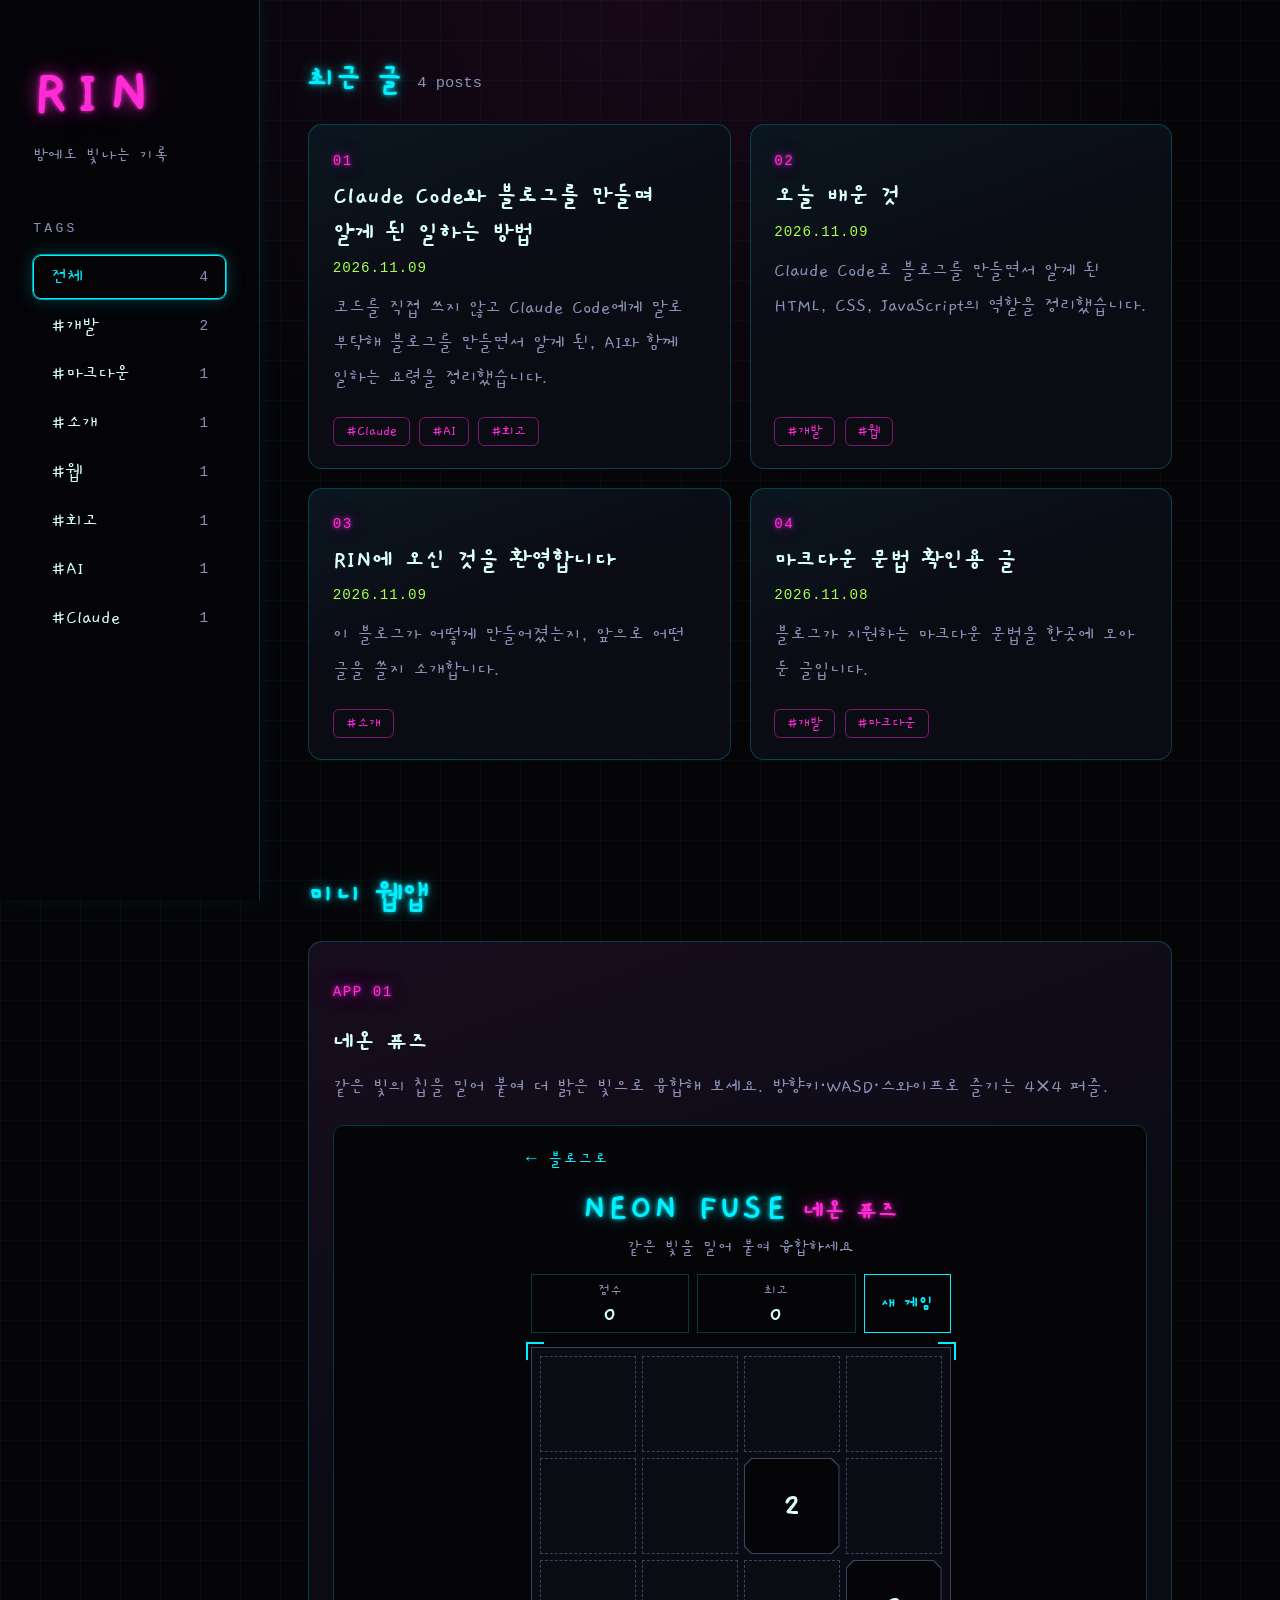
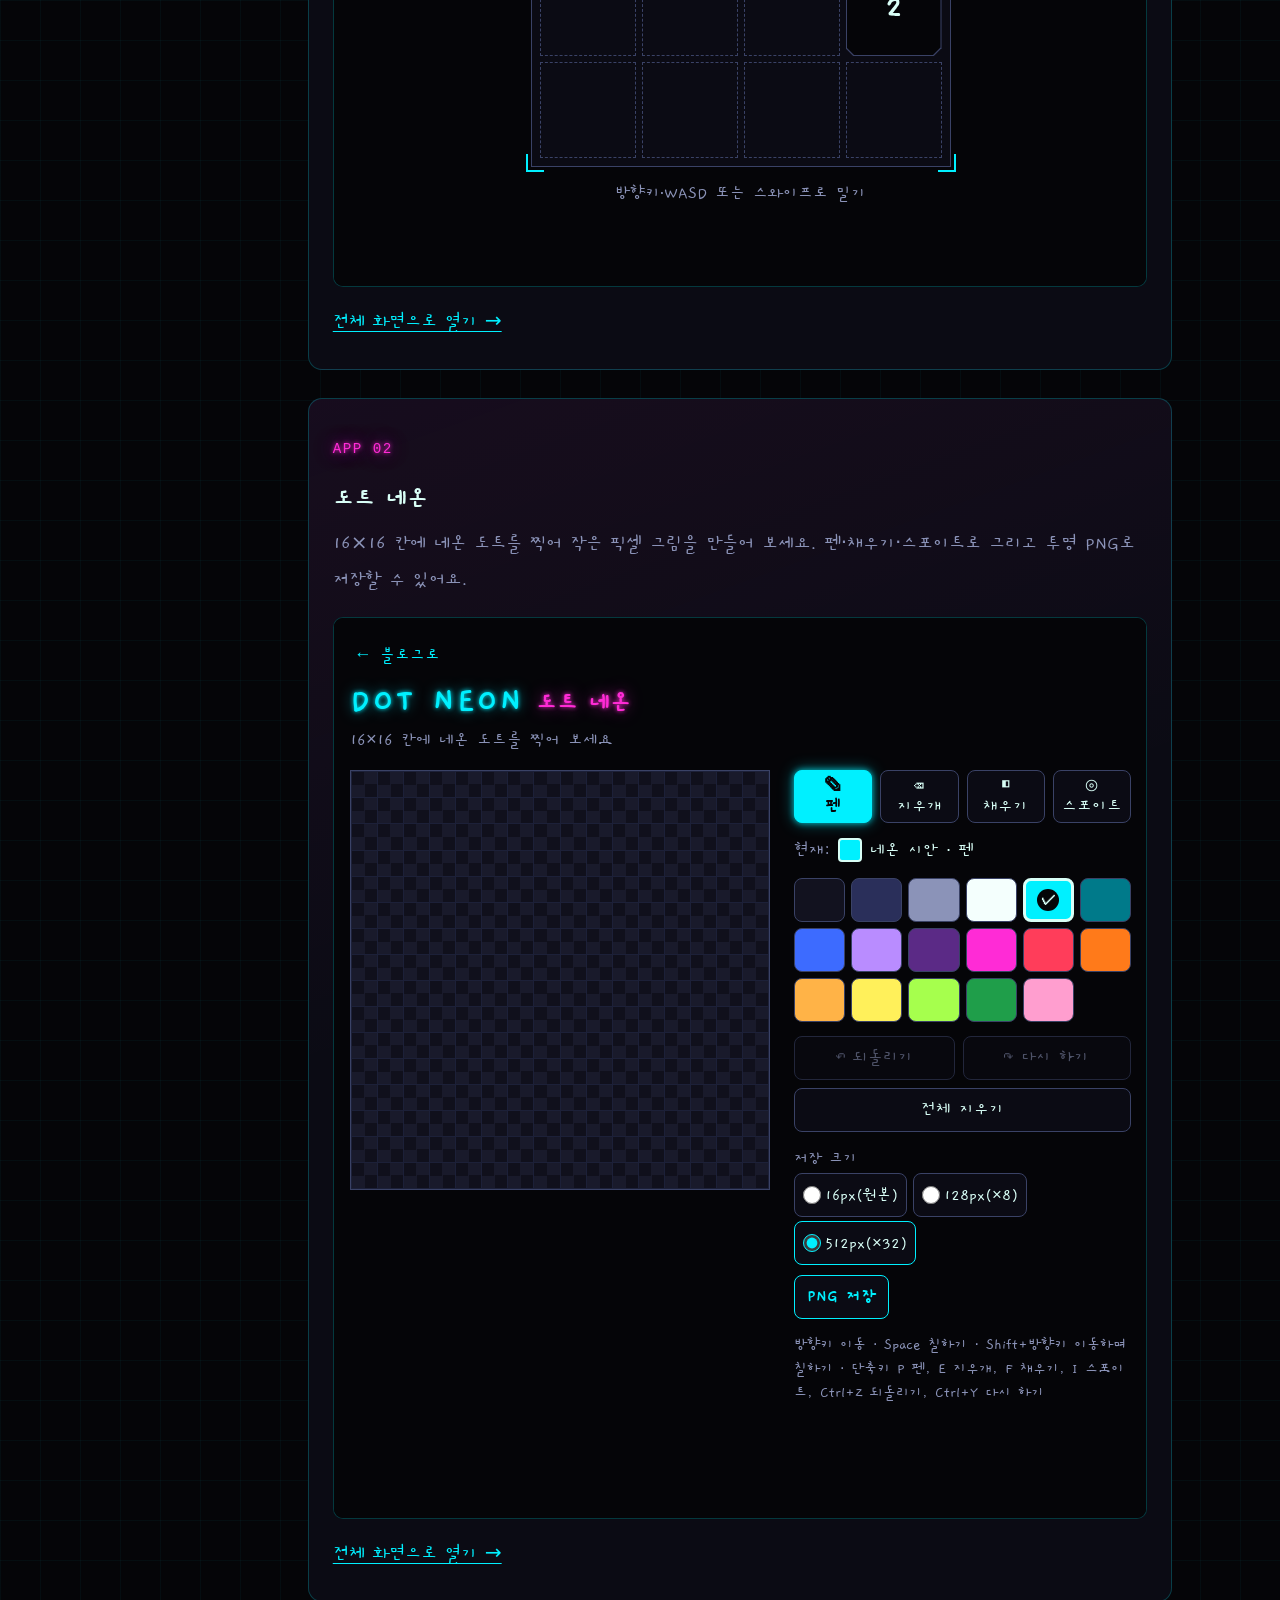
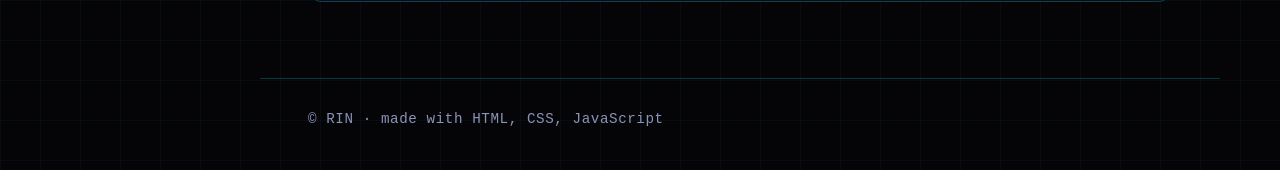
<file: index.html>
<!doctype html>
<html lang="ko">
<head>
  <meta charset="utf-8">
  <meta name="viewport" content="width=device-width, initial-scale=1">
  <meta name="description" content="RIN 블로그">
  <meta name="color-scheme" content="dark">
  <meta name="theme-color" content="#050508">
  <title>RIN</title>
  <!-- 손글씨체 웹 글꼴 (Google Fonts의 Gaegu). 불러오지 못하면 시스템 글꼴로 보입니다. -->
  <link rel="preconnect" href="https://fonts.googleapis.com">
  <link rel="preconnect" href="https://fonts.gstatic.com" crossorigin>
  <link rel="stylesheet" href="https://fonts.googleapis.com/css2?family=Gaegu:wght@400;700&display=swap">
  <link rel="stylesheet" href="css/style.css">
  <script type="module" src="js/app.js"></script>
</head>
<body>
  <div class="read-progress" aria-hidden="true"><span class="read-progress-bar"></span></div>
  <a class="skip-link" href="#app">본문으로 건너뛰기</a>

  <div class="layout">
    <aside class="sidebar">
      <div class="brand">
        <a class="logo" href="#/" aria-label="RIN 홈">RIN</a>
        <p class="tagline">밤에도 빛나는 기록</p>
      </div>

      <nav class="tag-nav" aria-label="태그">
        <h2 class="side-heading">TAGS</h2>
        <ul class="tag-nav-list" id="tag-nav">
          <li><a class="tag-nav-link" href="#/" aria-current="page">전체</a></li>
        </ul>
      </nav>
    </aside>

    <div class="main-col">
      <main id="app" class="content" tabindex="-1">
        <p class="status">불러오는 중…</p>
      </main>

      <!-- 미니 웹앱 포트폴리오: 각 앱은 apps/{앱이름}/ 안에 따로 있습니다. -->
      <section class="apps-section" aria-labelledby="apps-heading">
        <h2 class="page-heading" id="apps-heading">미니 웹앱</h2>
        <ul class="app-list">
          <li class="app-card">
            <p class="card-index">APP 01</p>
            <h3 class="card-title"><a href="apps/neon-fuse/index.html">네온 퓨즈</a></h3>
            <p class="card-desc">같은 빛의 칩을 밀어 붙여 더 밝은 빛으로 융합해 보세요. 방향키·WASD·스와이프로 즐기는 4×4 퍼즐.</p>
            <div class="app-preview">
              <iframe src="apps/neon-fuse/index.html" title="네온 퓨즈 게임" loading="lazy"></iframe>
            </div>
            <p class="app-open"><a href="apps/neon-fuse/index.html">전체 화면으로 열기 →</a></p>
          </li>
          <li class="app-card">
            <p class="card-index">APP 02</p>
            <h3 class="card-title"><a href="apps/dot-neon/index.html">도트 네온</a></h3>
            <p class="card-desc">16×16 칸에 네온 도트를 찍어 작은 픽셀 그림을 만들어 보세요. 펜·채우기·스포이트로 그리고 투명 PNG로 저장할 수 있어요.</p>
            <div class="app-preview app-preview-tall">
              <iframe src="apps/dot-neon/index.html" title="도트 네온 픽셀 그림판" loading="lazy"></iframe>
            </div>
            <p class="app-open"><a href="apps/dot-neon/index.html">전체 화면으로 열기 →</a></p>
          </li>
        </ul>
      </section>

      <footer class="site-footer">
        <p>© RIN · made with HTML, CSS, JavaScript</p>
      </footer>
    </div>
  </div>
</body>
</html>
</file>
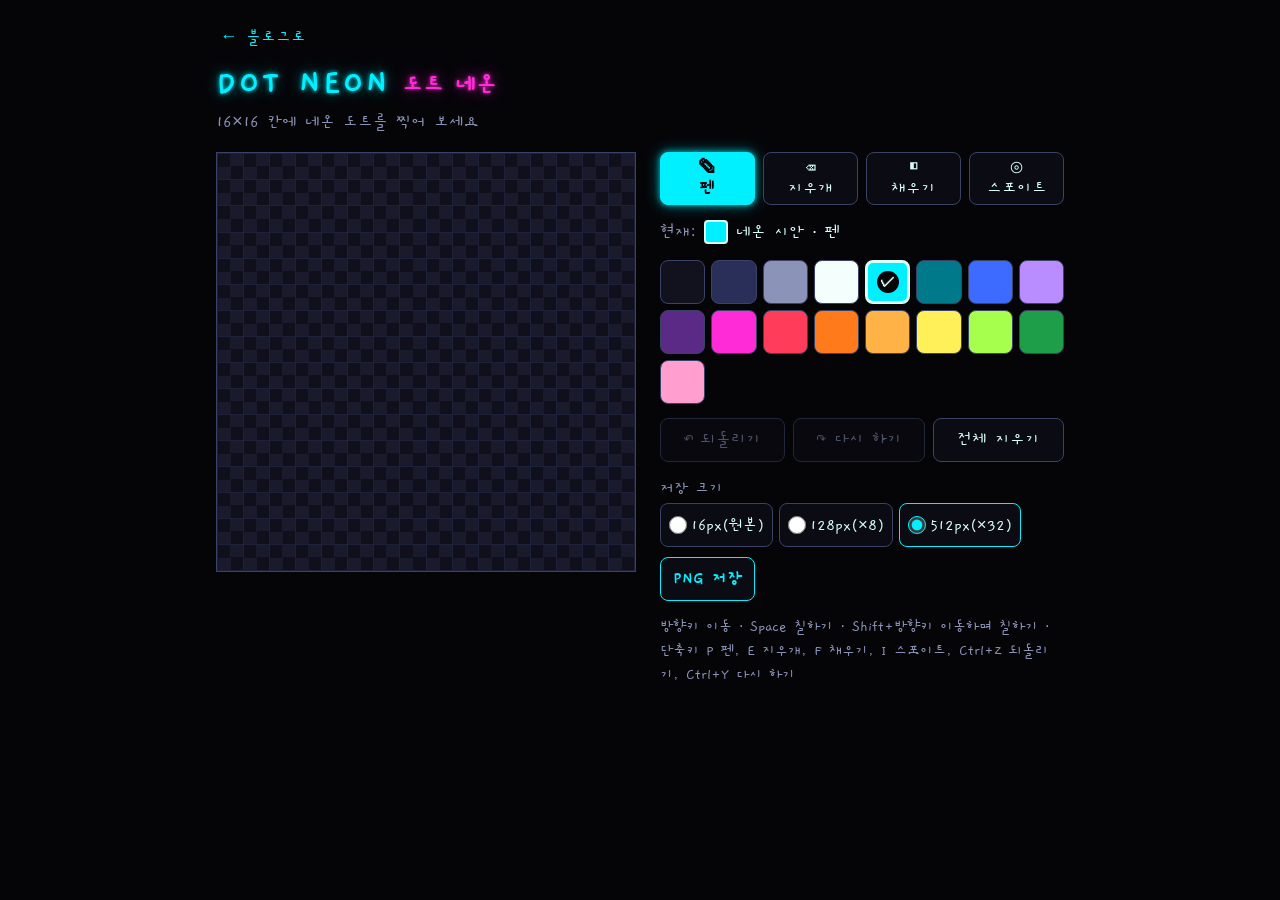
<file: apps/dot-neon/index.html>
<!DOCTYPE html>
<html lang="ko">
<head>
  <meta charset="UTF-8">
  <meta name="viewport" content="width=device-width, initial-scale=1">
  <title>도트 네온</title>
  <meta name="description" content="16×16 칸에 네온 도트를 찍어 작은 픽셀 그림을 만들고 PNG로 저장하는 에디터.">
  <!-- 손글씨체 웹 글꼴 (Google Fonts의 Gaegu). 불러오지 못하면 시스템 글꼴로 보입니다. -->
  <link rel="preconnect" href="https://fonts.googleapis.com">
  <link rel="preconnect" href="https://fonts.gstatic.com" crossorigin>
  <link rel="stylesheet" href="https://fonts.googleapis.com/css2?family=Gaegu:wght@400;700&display=swap">
  <link rel="stylesheet" href="style.css">
  <script type="module" src="main.js"></script>
</head>
<body>
  <main class="app">
    <a class="back-link" href="../../index.html" target="_top">← 블로그로</a>

    <header class="app-header">
      <h1 class="title">
        <span class="title-en" lang="en">DOT NEON</span>
        <span class="title-ko">도트 네온</span>
      </h1>
      <p class="subtitle">16×16 칸에 네온 도트를 찍어 보세요</p>
    </header>

    <div class="workspace">
      <div class="tools" role="group" aria-label="그리기 도구">
        <button type="button" class="tool-btn" data-tool="pen" aria-pressed="true">
          <span class="tool-icon" aria-hidden="true">✎</span><span>펜</span>
        </button>
        <button type="button" class="tool-btn" data-tool="eraser" aria-pressed="false">
          <span class="tool-icon" aria-hidden="true">⌫</span><span>지우개</span>
        </button>
        <button type="button" class="tool-btn" data-tool="fill" aria-pressed="false">
          <span class="tool-icon" aria-hidden="true">◧</span><span>채우기</span>
        </button>
        <button type="button" class="tool-btn" data-tool="picker" aria-pressed="false">
          <span class="tool-icon" aria-hidden="true">⊙</span><span>스포이트</span>
        </button>
      </div>

      <div class="board-area">
        <div class="grid" id="grid" role="grid" aria-label="16×16 그림판"
          aria-describedby="help-text" tabindex="0">
          <!-- 칸 256개는 main.js가 채웁니다 -->
        </div>
      </div>

      <p class="current">
        <span>현재:</span>
        <span class="current-swatch" id="current-swatch" aria-hidden="true"></span>
        <span id="current-text">네온 시안 · 펜</span>
      </p>

      <div class="palette-wrap">
        <div class="palette" id="palette" role="group" aria-label="색 팔레트">
          <!-- 팔레트 16색은 main.js가 채웁니다 -->
          <label class="swatch custom-swatch" id="custom-swatch">
            <input type="color" id="custom-color" value="#ff9ecf" aria-label="사용자 색">
            <span class="swatch-check" aria-hidden="true">✓</span>
          </label>
        </div>
      </div>

      <div class="actions">
        <button type="button" class="btn" id="undo-btn" disabled>↶ 되돌리기</button>
        <button type="button" class="btn" id="redo-btn" disabled>↷ 다시 하기</button>
        <button type="button" class="btn" id="clear-btn">전체 지우기</button>
      </div>

      <div class="export">
        <fieldset class="scale-group">
          <legend>저장 크기</legend>
          <label class="scale-option">
            <input type="radio" name="scale" value="1">
            <span>16px(원본)</span>
          </label>
          <label class="scale-option">
            <input type="radio" name="scale" value="8">
            <span>128px(×8)</span>
          </label>
          <label class="scale-option">
            <input type="radio" name="scale" value="32" checked>
            <span>512px(×32)</span>
          </label>
        </fieldset>
        <button type="button" class="btn btn-primary" id="save-btn">PNG 저장</button>
      </div>

      <p class="help" id="help-text">
        방향키 이동 · Space 칠하기 · Shift+방향키 이동하며 칠하기 ·
        단축키 P 펜, E 지우개, F 채우기, I 스포이트, Ctrl+Z 되돌리기, Ctrl+Y 다시 하기
      </p>

      <p class="status" id="status" aria-live="polite" role="status"></p>
    </div>
  </main>
</body>
</html>
</file>
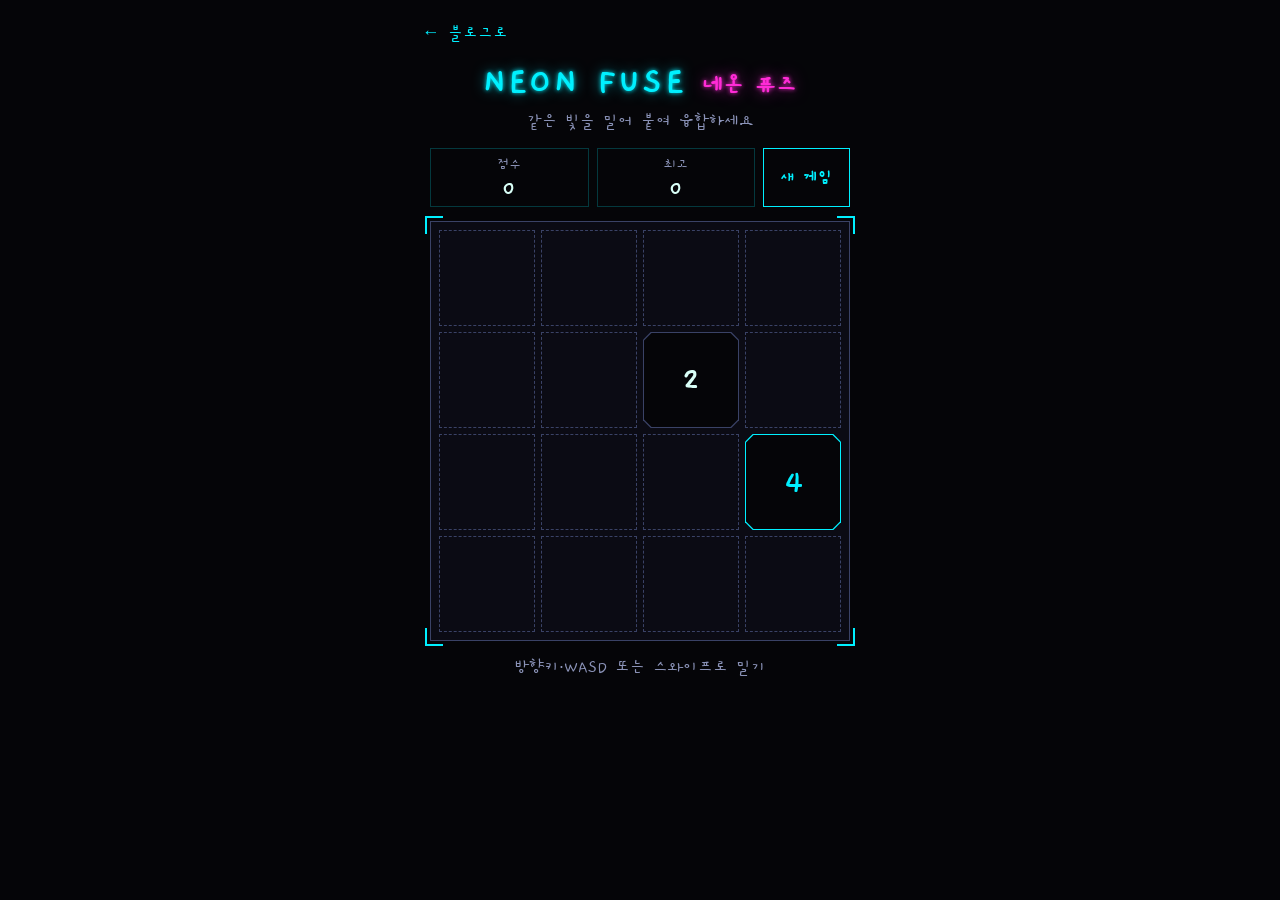
<file: apps/neon-fuse/index.html>
<!DOCTYPE html>
<html lang="ko">
<head>
  <meta charset="UTF-8">
  <meta name="viewport" content="width=device-width, initial-scale=1">
  <title>네온 퓨즈</title>
  <meta name="description" content="같은 빛의 칩을 밀어 붙여 더 밝은 빛으로 융합하는 4×4 퍼즐.">
  <!-- 손글씨체 웹 글꼴 (Google Fonts의 Gaegu). 불러오지 못하면 시스템 글꼴로 보입니다. -->
  <link rel="preconnect" href="https://fonts.googleapis.com">
  <link rel="preconnect" href="https://fonts.gstatic.com" crossorigin>
  <link rel="stylesheet" href="https://fonts.googleapis.com/css2?family=Gaegu:wght@400;700&display=swap">
  <link rel="stylesheet" href="style.css">
  <script type="module" src="main.js"></script>
</head>
<body>
  <main class="app">
    <a class="back-link" href="../../index.html" target="_top">← 블로그로</a>

    <header class="app-header">
      <h1 class="title">
        <span class="title-en" lang="en">NEON FUSE</span>
        <span class="title-ko">네온 퓨즈</span>
      </h1>
      <p class="subtitle">같은 빛을 밀어 붙여 융합하세요</p>
    </header>

    <section class="scoreboard" aria-label="점수판">
      <div class="score-box">
        <span class="score-label">점수</span>
        <span class="score-value" id="score">0</span>
      </div>
      <div class="score-box">
        <span class="score-label">최고</span>
        <span class="score-value" id="best">0</span>
      </div>
      <button type="button" class="btn" id="new-game">새 게임</button>
    </section>

    <div class="board-wrap">
      <div class="board" id="board" role="grid" aria-label="네온 퓨즈 4×4 격자"
        tabindex="0" aria-describedby="help-text">
        <!-- 칸은 main.js가 채웁니다 -->
      </div>
      <span class="bracket bracket-tl" aria-hidden="true"></span>
      <span class="bracket bracket-tr" aria-hidden="true"></span>
      <span class="bracket bracket-bl" aria-hidden="true"></span>
      <span class="bracket bracket-br" aria-hidden="true"></span>

      <div class="overlay" id="overlay" hidden>
        <div class="overlay-card">
          <p class="overlay-title">더 이상 융합할 수 없어요</p>
          <p class="overlay-score">최종 점수 <strong id="final-score">0</strong>점</p>
          <button type="button" class="btn" id="retry">다시 하기</button>
        </div>
      </div>
    </div>

    <p class="help" id="help-text">방향키·WASD 또는 스와이프로 밀기</p>

    <div class="toast" id="toast" aria-hidden="true"></div>

    <!-- 화면 읽기 프로그램용 알림 -->
    <p class="sr-only" id="live" aria-live="polite" aria-atomic="true"></p>
    <p class="sr-only" id="alert" role="alert"></p>
  </main>
</body>
</html>
</file>
<file: css/style.css>
/* ===== 색 변수: 검은 배경 + 네온 (컴포넌트에서는 변수만 사용합니다) ===== */
:root {
  --bg: #050508;
  --bg-elev: #0b0b14;
  --bg-code: #08080f;
  --text: #d9fff7;          /* 본문: 옅은 네온 민트 (오래 읽어도 눈부시지 않게) */
  --muted: #8b93b8;
  --neon-cyan: #00f0ff;
  --neon-pink: #ff2bd6;
  --neon-lime: #a6ff4d;
  --border: rgba(0, 240, 255, 0.22);
  --border-strong: rgba(0, 240, 255, 0.6);

  --glow-cyan: 0 0 4px rgba(0, 240, 255, 0.9), 0 0 14px rgba(0, 240, 255, 0.55);
  --glow-pink: 0 0 4px rgba(255, 43, 214, 0.95), 0 0 16px rgba(255, 43, 214, 0.6),
    0 0 36px rgba(255, 43, 214, 0.35);
  --box-glow: 0 0 0 1px var(--border-strong), 0 0 18px rgba(0, 240, 255, 0.25);

  --font-sans: "Gaegu", -apple-system, BlinkMacSystemFont, "Apple SD Gothic Neo", "Pretendard",
    "Malgun Gothic", system-ui, sans-serif;
  --font-mono: ui-monospace, "SF Mono", Consolas, "D2Coding", monospace;
  --gutter: 16px;
  --sidebar-width: 260px;

  color-scheme: dark;
}

/* ===== 기본 ===== */
*,
*::before,
*::after {
  box-sizing: border-box;
}

html {
  /* 손글씨체(Gaegu)는 글자가 작게 보여서 전체 크기를 키웁니다. */
  font-size: 118.75%;
  -webkit-text-size-adjust: 100%;
  text-size-adjust: 100%;
  background: var(--bg);
}

body {
  margin: 0;
  min-height: 100vh;
  background-color: var(--bg);
  /* 아주 옅은 네온 격자 */
  background-image:
    radial-gradient(ellipse at top, rgba(255, 43, 214, 0.08), transparent 60%),
    linear-gradient(rgba(0, 240, 255, 0.035) 1px, transparent 1px),
    linear-gradient(90deg, rgba(0, 240, 255, 0.035) 1px, transparent 1px);
  background-size: 100% 600px, 40px 40px, 40px 40px;
  background-repeat: no-repeat, repeat, repeat;
  color: var(--text);
  font-family: var(--font-sans);
  font-size: 1.0625rem;
  line-height: 1.75;
  word-break: keep-all;
  overflow-wrap: anywhere;
  -webkit-font-smoothing: antialiased;
}

a {
  color: var(--neon-cyan);
  text-decoration-thickness: 1px;
  text-underline-offset: 0.2em;
}

a:hover {
  color: var(--neon-pink);
  text-shadow: var(--glow-pink);
}

:focus-visible {
  outline: 2px solid var(--neon-cyan);
  outline-offset: 3px;
  border-radius: 4px;
  box-shadow: 0 0 12px rgba(0, 240, 255, 0.6);
}

main:focus {
  outline: none;
}

::selection {
  background: var(--neon-pink);
  color: var(--bg);
}

.skip-link {
  position: absolute;
  left: var(--gutter);
  top: -100px;
  z-index: 20;
  padding: 0.5rem 1rem;
  background: var(--neon-cyan);
  color: var(--bg);
  border-radius: 6px;
}

.skip-link:focus {
  top: 8px;
}

/* ===== 읽기 진행 막대 (글 화면에서만 보임) ===== */
.read-progress {
  position: fixed;
  inset: 0 0 auto;
  z-index: 10;
  height: 3px;
  pointer-events: none;
}

.read-progress-bar {
  display: block;
  width: 0;
  height: 100%;
  background: linear-gradient(90deg, var(--neon-cyan), var(--neon-pink));
  box-shadow: 0 0 10px var(--neon-pink);
}

/* ===== 레이아웃: 모바일은 위아래, 넓은 화면은 왼쪽 사이드바 ===== */
.layout {
  display: flex;
  flex-direction: column;
  min-height: 100vh;
}

.sidebar {
  padding: 1.25rem var(--gutter) 0.75rem;
  border-bottom: 1px solid var(--border);
  background: rgba(5, 5, 8, 0.85);
}

.main-col {
  display: flex;
  flex: 1;
  flex-direction: column;
  min-width: 0;
}

.content {
  flex: 1;
  width: 100%;
  max-width: 960px;
  padding: 0 var(--gutter);
}

/* ===== 로고 ===== */
.brand {
  display: flex;
  align-items: baseline;
  flex-wrap: wrap;
  gap: 0.25rem 1rem;
}

.logo {
  display: inline-block;
  color: var(--neon-pink);
  font-size: 2.5rem;
  font-weight: 700;
  line-height: 1.1;
  letter-spacing: 0.12em;
  text-decoration: none;
  text-shadow: var(--glow-pink);
  animation: flicker 6s infinite;
}

.logo:hover {
  color: var(--neon-pink);
}

.tagline {
  margin: 0;
  color: var(--muted);
  font-size: 0.9375rem;
}

/* 네온사인이 가끔 깜빡이는 효과 */
@keyframes flicker {
  0%, 90%, 94%, 100% {
    opacity: 1;
  }
  92% {
    opacity: 0.45;
    text-shadow: none;
  }
  96% {
    opacity: 0.8;
  }
}

/* ===== 태그 메뉴 ===== */
.tag-nav {
  margin-top: 0.75rem;
}

.side-heading {
  display: none;
}

.tag-nav-list {
  display: flex;
  gap: 0.5rem;
  margin: 0 calc(var(--gutter) * -1);
  padding: 0.25rem var(--gutter) 0.5rem;
  overflow-x: auto;
  list-style: none;
  scrollbar-width: none;
}

.tag-nav-list::-webkit-scrollbar {
  display: none;
}

.tag-nav-link {
  display: inline-flex;
  align-items: center;
  gap: 0.375rem;
  min-height: 44px;
  padding: 0 0.875rem;
  border: 1px solid var(--border);
  border-radius: 999px;
  color: var(--text);
  white-space: nowrap;
  text-decoration: none;
}

.tag-nav-link .count {
  color: var(--muted);
  font-family: var(--font-mono);
  font-size: 0.75rem;
}

.tag-nav-link:hover {
  border-color: var(--neon-pink);
  color: var(--neon-pink);
  text-shadow: none;
}

.tag-nav-link[aria-current="page"] {
  border-color: var(--neon-cyan);
  color: var(--neon-cyan);
  box-shadow: var(--box-glow);
}

/* ===== 푸터 ===== */
.site-footer {
  width: 100%;
  max-width: 960px;
  margin-top: 4rem;
  padding: 1.5rem var(--gutter) 2rem;
  border-top: 1px solid var(--border);
  color: var(--muted);
  font-family: var(--font-mono);
  font-size: 0.75rem;
  letter-spacing: 0.04em;
}

.site-footer p {
  margin: 0;
}

/* ===== 상태 안내 ===== */
.status {
  margin: 3rem 0;
  color: var(--muted);
}

.status-title {
  margin: 3rem 0 0.5rem;
  color: var(--neon-pink);
  font-size: 2rem;
  line-height: 1.3;
  text-shadow: var(--glow-pink);
}

.back-link {
  display: inline-flex;
  align-items: center;
  min-height: 44px;
  font-family: var(--font-mono);
  font-size: 0.8125rem;
  letter-spacing: 0.04em;
  text-decoration: none;
}

/* ===== 글 목록 ===== */
.page-heading {
  display: flex;
  align-items: baseline;
  gap: 0.75rem;
  margin: 2rem 0 1.25rem;
  color: var(--neon-cyan);
  font-size: 1.75rem;
  line-height: 1.3;
  text-shadow: var(--glow-cyan);
}

.page-heading .count {
  color: var(--muted);
  font-family: var(--font-mono);
  font-size: 0.8125rem;
  font-weight: 400;
  text-shadow: none;
}

.post-list {
  display: grid;
  grid-template-columns: 1fr;
  gap: 1rem;
  margin: 0;
  padding: 0;
  list-style: none;
}

.post-card {
  position: relative;
  display: flex;
  flex-direction: column;
  padding: 1.25rem 1.25rem 1rem;
  border: 1px solid var(--border);
  border-radius: 14px;
  background: linear-gradient(160deg, rgba(0, 240, 255, 0.05), transparent 45%), var(--bg-elev);
  transition: border-color 0.2s, box-shadow 0.2s, transform 0.2s;
}

.post-card:hover,
.post-card:focus-within {
  border-color: var(--neon-cyan);
  box-shadow: var(--box-glow);
  transform: translateY(-2px);
}

.card-index {
  color: var(--neon-pink);
  font-family: var(--font-mono);
  font-size: 0.75rem;
  letter-spacing: 0.1em;
  text-shadow: var(--glow-pink);
}

.card-title {
  margin: 0.25rem 0 0;
  font-size: 1.375rem;
  line-height: 1.4;
}

.card-title a {
  color: var(--text);
  text-decoration: none;
}

/* 카드 전체를 누를 수 있게 제목 링크를 카드 크기로 넓힙니다. */
.card-title a::after {
  content: "";
  position: absolute;
  inset: 0;
  border-radius: inherit;
}

.post-card:hover .card-title a {
  color: var(--neon-cyan);
  text-shadow: var(--glow-cyan);
}

.card-title a:focus-visible {
  outline: none;
  box-shadow: none;
}

.card-desc {
  flex: 1;
  margin: 0.5rem 0 0;
  color: var(--muted);
}

.post-meta {
  margin: 0.25rem 0 0;
  color: var(--neon-lime);
  font-family: var(--font-mono);
  font-size: 0.75rem;
  letter-spacing: 0.06em;
}

/* ===== 태그 ===== */
.tags {
  position: relative; /* 카드 링크보다 위에 있어 따로 누를 수 있음 */
  z-index: 1;
  display: flex;
  flex-wrap: wrap;
  gap: 0.5rem;
  margin: 0.875rem 0 0;
  padding: 0;
  list-style: none;
}

.tag {
  position: relative;
  display: inline-block;
  padding: 0 0.625rem;
  border: 1px solid rgba(255, 43, 214, 0.45);
  border-radius: 6px;
  color: var(--neon-pink);
  font-size: 0.8125rem;
  line-height: 1.75;
  text-decoration: none;
}

/* 보이는 크기는 작게, 누르는 영역은 44px 이상으로 */
.tag::after {
  content: "";
  position: absolute;
  inset: -9px -2px;
}

.tag:hover {
  border-color: var(--neon-pink);
  box-shadow: 0 0 10px rgba(255, 43, 214, 0.5);
}

/* ===== 글 본문 ===== */
.post {
  max-width: 68ch;
}

.post-header {
  margin: 1.5rem 0 2.5rem;
  padding-bottom: 1.5rem;
  border-bottom: 1px dashed var(--border);
}

.post-header .post-meta {
  margin-top: 0.5rem;
}

.post-title {
  margin: 0.5rem 0 0;
  color: var(--neon-cyan);
  font-size: clamp(2rem, 1.5rem + 2.2vw, 3rem);
  line-height: 1.25;
  letter-spacing: -0.01em;
  text-shadow: var(--glow-cyan);
}

.post-body > :first-child {
  margin-top: 0;
}

.post-body h1,
.post-body h2,
.post-body h3,
.post-body h4,
.post-body h5,
.post-body h6 {
  margin: 2.75rem 0 0.75rem;
  line-height: 1.4;
  scroll-margin-top: 1rem;
}

.post-body h1,
.post-body h2 {
  color: var(--neon-pink);
  text-shadow: var(--glow-pink);
}

.post-body h2::before {
  content: "// ";
  color: var(--muted);
  font-family: var(--font-mono);
  font-size: 0.7em;
  text-shadow: none;
}

.post-body h3,
.post-body h4,
.post-body h5,
.post-body h6 {
  color: var(--neon-cyan);
}

.post-body h1 { font-size: 1.875rem; }
.post-body h2 { font-size: 1.625rem; }
.post-body h3 { font-size: 1.3125rem; }
.post-body h4,
.post-body h5,
.post-body h6 { font-size: 1.0625rem; }

.post-body p,
.post-body ul,
.post-body ol,
.post-body blockquote,
.post-body pre,
.post-body .table-wrap,
.post-body img {
  margin: 0 0 1.25rem;
}

.post-body strong {
  color: #ffffff;
}

.post-body ul,
.post-body ol {
  padding-left: 1.5em;
}

.post-body li + li {
  margin-top: 0.25rem;
}

.post-body li::marker {
  color: var(--neon-pink);
}

.post-body li > ul,
.post-body li > ol {
  margin: 0.25rem 0 0;
}

.post-body li > p {
  margin-bottom: 0.5rem;
}

.post-body .task-list {
  padding-left: 0.25em;
}

.post-body .task-item {
  list-style: none;
}

.post-body .task-item input {
  margin: 0 0.5em 0 0;
  vertical-align: -0.1em;
  accent-color: var(--neon-cyan);
}

.post-body blockquote {
  padding: 0.75rem 1rem;
  border-left: 3px solid var(--neon-pink);
  border-radius: 0 8px 8px 0;
  background: rgba(255, 43, 214, 0.06);
  box-shadow: -4px 0 14px -6px var(--neon-pink);
  color: var(--text);
}

.post-body blockquote > :last-child {
  margin-bottom: 0;
}

.post-body hr {
  height: 1px;
  margin: 3rem 0;
  border: 0;
  background: linear-gradient(90deg, transparent, var(--neon-cyan), var(--neon-pink), transparent);
  box-shadow: 0 0 8px rgba(0, 240, 255, 0.6);
}

.post-body img {
  display: block;
  max-width: 100%;
  height: auto;
  border: 1px solid var(--border);
  border-radius: 10px;
}

/* 코드 */
.post-body code {
  padding: 0.1em 0.4em;
  border-radius: 4px;
  background: rgba(166, 255, 77, 0.08);
  color: var(--neon-lime);
  font-family: var(--font-mono);
  font-size: 0.8em;
}

.post-body pre {
  padding: 1rem 1.125rem;
  overflow-x: auto;
  border: 1px solid var(--border);
  border-radius: 10px;
  background: var(--bg-code);
  box-shadow: inset 0 0 24px rgba(0, 240, 255, 0.05);
  font-size: 0.8125rem;
  line-height: 1.65;
  word-break: normal;
  overflow-wrap: normal;
}

.post-body pre code {
  padding: 0;
  background: none;
  font-size: inherit;
}

/* 표 */
.post-body .table-wrap {
  overflow-x: auto;
  border: 1px solid var(--border);
  border-radius: 10px;
}

.post-body table {
  min-width: 100%;
  border-collapse: collapse;
  font-size: 0.9375rem;
  line-height: 1.6;
}

.post-body th,
.post-body td {
  padding: 0.5rem 0.875rem;
  border-bottom: 1px solid var(--border);
  text-align: left;
  vertical-align: top;
}

.post-body tr:last-child td {
  border-bottom: 0;
}

.post-body th {
  background: rgba(0, 240, 255, 0.07);
  color: var(--neon-cyan);
  font-weight: 700;
}

.post-footer {
  margin-top: 3.5rem;
  padding-top: 1rem;
  border-top: 1px dashed var(--border);
}

/* ===== 미니 웹앱 카드 ===== */
.apps-section {
  width: 100%;
  max-width: 960px;
  margin-top: 3rem;
  padding: 0 var(--gutter);
}

.app-list {
  display: grid;
  gap: 1.5rem;
  margin: 0;
  padding: 0;
  list-style: none;
}

.app-card {
  display: flex;
  flex-direction: column;
  padding: 1.25rem;
  border: 1px solid var(--border);
  border-radius: 14px;
  background: linear-gradient(160deg, rgba(255, 43, 214, 0.05), transparent 45%), var(--bg-elev);
}

.app-card .card-title a {
  color: var(--text);
}

/* 앱 카드는 iframe을 직접 조작해야 하므로 카드 전체를 덮는 링크 영역을 끕니다. */
.app-card .card-title a::after {
  content: none;
}

.app-card .card-title a:hover {
  color: var(--neon-cyan);
}

.app-card .card-title a:focus-visible {
  outline: 2px solid var(--neon-cyan);
  outline-offset: 2px;
}

.app-preview {
  margin-top: 1rem;
  overflow: hidden;
  border: 1px solid var(--border);
  border-radius: 10px;
  background: var(--bg);
}

.app-preview iframe {
  display: block;
  width: 100%;
  height: 660px;
  border: 0;
}

/* 넓은 화면에서는 게임 격자가 커지므로 iframe도 높입니다. */
@media (min-width: 480px) {
  .app-preview iframe {
    height: 760px;
  }
}

/* 도구·팔레트가 격자 아래로 쌓이는 앱은 더 높게 둡니다. */
.app-preview-tall iframe {
  height: 1310px;
}

@media (min-width: 480px) {
  .app-preview-tall iframe {
    height: 1170px;
  }
}

/* 앱은 iframe 폭이 720px 이상일 때 2단이 됩니다.
   사이드바(1000px부터)와 카드 여백을 빼면 화면 폭 약 1160px부터 그 폭이 나옵니다. */
@media (min-width: 1160px) {
  .app-preview-tall iframe {
    height: 980px;
  }
}

/* 카드 폭이 최대(약 810px)에 가까워지면 2단 높이가 더 줄어듭니다. */
@media (min-width: 1220px) {
  .app-preview-tall iframe {
    height: 900px;
  }
}

.app-open {
  margin: 0.75rem 0 0;
}

.app-open a {
  display: inline-flex;
  align-items: center;
  min-height: 44px;
  color: var(--neon-cyan);
}

/* ===== 태블릿 ===== */
@media (min-width: 720px) {
  :root {
    --gutter: 32px;
  }

  .post-list {
    grid-template-columns: repeat(2, minmax(0, 1fr));
  }

  .page-heading {
    margin-top: 3rem;
  }
}

/* ===== 넓은 화면: 왼쪽 고정 사이드바 ===== */
@media (min-width: 1000px) {
  :root {
    --gutter: 48px;
  }

  .layout {
    flex-direction: row;
  }

  .sidebar {
    position: sticky;
    top: 0;
    display: flex;
    flex-direction: column;
    flex: 0 0 var(--sidebar-width);
    height: 100vh;
    padding: 3rem 1.75rem 2rem;
    overflow-y: auto;
    border-bottom: 0;
    border-right: 1px solid var(--border);
    box-shadow: 1px 0 24px rgba(0, 240, 255, 0.06);
  }

  .brand {
    flex-direction: column;
    gap: 0.5rem;
  }

  .logo {
    font-size: 3.5rem;
  }

  .tag-nav {
    margin-top: 2.5rem;
  }

  .side-heading {
    display: block;
    margin: 0 0 0.75rem;
    color: var(--muted);
    font-family: var(--font-mono);
    font-size: 0.6875rem;
    font-weight: 400;
    letter-spacing: 0.25em;
  }

  .tag-nav-list {
    flex-direction: column;
    gap: 0.25rem;
    margin: 0;
    padding: 0;
    overflow: visible;
  }

  .tag-nav-link {
    justify-content: space-between;
    width: 100%;
    border-color: transparent;
    border-radius: 8px;
  }
}

/* ===== 움직임 줄이기 설정을 켠 사용자 ===== */
@media (prefers-reduced-motion: reduce) {
  .logo {
    animation: none;
  }

  .post-card {
    transition: none;
  }

  .post-card:hover,
  .post-card:focus-within {
    transform: none;
  }
}
</file>
<file: apps/dot-neon/style.css>
/* 도트 네온 스타일 — UI 색은 모두 :root 변수로만 정의합니다 */
:root {
  /* 블로그에서 복사한 기본 색 */
  --bg: #050508;
  --bg-elev: #0b0b14;
  --text: #d9fff7;
  --muted: #8b93b8;
  --neon-cyan: #00f0ff;
  --neon-pink: #ff2bd6;
  --neon-lime: #a6ff4d;

  /* 이 앱에서 추가한 색 */
  --grid-line: #1c2038;
  --checker-a: #10101c;
  --checker-b: #191a2b;
  --btn-line: #3a4266;
  --cursor: #00f0ff;

  /* 빛번짐: 제목과 선택된 도구 버튼에만 사용 */
  --glow-title: 0 0 4px rgba(0, 240, 255, 0.9), 0 0 14px rgba(0, 240, 255, 0.55);
  --glow-title-pink: 0 0 4px rgba(255, 43, 214, 0.95), 0 0 16px rgba(255, 43, 214, 0.6);
  --glow-tool: 0 0 6px rgba(0, 240, 255, 0.75), 0 0 16px rgba(0, 240, 255, 0.4);

  --font-sans: "Gaegu", -apple-system, BlinkMacSystemFont, "Apple SD Gothic Neo", "Pretendard",
    "Malgun Gothic", sans-serif;

  /* 좌우 여백 16px을 빼고도 넘치지 않도록 */
  --grid-size: min(92vw, 420px, calc(100vw - 32px));
}

*,
*::before,
*::after {
  box-sizing: border-box;
}

html,
body {
  margin: 0;
}

body {
  min-height: 100vh;
  background: var(--bg);
  color: var(--text);
  font-family: var(--font-sans);
  line-height: 1.5;
  overscroll-behavior: none;
  -webkit-font-smoothing: antialiased;
}

.app {
  max-width: 480px;
  margin: 0 auto;
  padding: 16px 16px 32px;
}

/* ---------- 머리말 ---------- */
.back-link {
  display: inline-flex;
  align-items: center;
  min-height: 44px;
  padding: 0 4px;
  color: var(--neon-cyan);
  font-size: 1.1rem;
  text-decoration: none;
}

.back-link:hover {
  text-decoration: underline;
}

.app-header {
  margin: 4px 0 16px;
}

.title {
  display: flex;
  flex-wrap: wrap;
  align-items: baseline;
  gap: 4px 12px;
  margin: 0;
  font-size: 2.2rem;
  line-height: 1.1;
}

.title-en {
  color: var(--neon-cyan);
  letter-spacing: 0.08em;
  text-shadow: var(--glow-title);
}

.title-ko {
  color: var(--neon-pink);
  font-size: 1.6rem;
  text-shadow: var(--glow-title-pink);
}

.subtitle {
  margin: 6px 0 0;
  color: var(--muted);
  font-size: 1.15rem;
}

/* ---------- 작업 영역 배치 (좁은 화면: 1단) ---------- */
.workspace {
  display: grid;
  grid-template-columns: minmax(0, 1fr);
  grid-template-areas:
    "tools"
    "board"
    "current"
    "palette"
    "actions"
    "export"
    "help"
    "status";
  gap: 14px;
}

.tools { grid-area: tools; }
.board-area { grid-area: board; }
.current { grid-area: current; }
.palette-wrap { grid-area: palette; }
.actions { grid-area: actions; }
.export { grid-area: export; }
.help { grid-area: help; }
.status { grid-area: status; }

/* ---------- 버튼 공통 ---------- */
button {
  font: inherit;
}

.btn,
.tool-btn {
  min-width: 44px;
  min-height: 44px;
  padding: 6px 12px;
  border: 1px solid var(--btn-line);
  border-radius: 8px;
  background: var(--bg-elev);
  color: var(--text);
  font-size: 1.1rem;
  cursor: pointer;
  touch-action: manipulation;
}

.btn:hover:not(:disabled),
.tool-btn:hover {
  border-color: var(--neon-cyan);
}

.btn:disabled {
  color: var(--muted);
  cursor: not-allowed;
  opacity: 0.55;
}

.btn-primary {
  border-color: var(--neon-cyan);
  color: var(--neon-cyan);
  font-weight: 700;
}

:focus-visible {
  outline: 2px solid var(--neon-cyan);
  outline-offset: 2px;
}

/* ---------- 도구 ---------- */
.tools {
  display: grid;
  grid-template-columns: repeat(4, minmax(0, 1fr));
  gap: 8px;
}

.tool-btn {
  display: flex;
  flex-direction: column;
  align-items: center;
  justify-content: center;
  gap: 0;
  padding: 4px 2px;
  line-height: 1.15;
}

.tool-icon {
  font-size: 1.2rem;
}

/* 선택된 도구: 색 + 굵은 글자 + 빛번짐 (aria-pressed로 구분) */
.tool-btn[aria-pressed="true"] {
  border-color: var(--neon-cyan);
  background: var(--neon-cyan);
  color: var(--bg);
  font-weight: 700;
  box-shadow: var(--glow-tool);
}

/* ---------- 격자 ---------- */
.board-area {
  display: flex;
  justify-content: center;
}

.grid {
  display: flex;
  flex-direction: column;
  gap: 1px;
  width: var(--grid-size);
  aspect-ratio: 1;
  padding: 1px;
  border: 1px solid var(--btn-line);
  background: var(--grid-line);
  touch-action: none;
  user-select: none;
  -webkit-user-select: none;
  -webkit-touch-callout: none;
  cursor: crosshair;
}

.grid-row {
  display: grid;
  flex: 1 1 0;
  grid-template-columns: repeat(16, minmax(0, 1fr));
  gap: 1px;
  min-height: 0;
}

/* 빈 칸: 어두운 2×2 체크무늬(투명) */
.cell {
  position: relative;
  min-width: 0;
  min-height: 0;
  background: conic-gradient(
    var(--checker-b) 25%,
    var(--checker-a) 0 50%,
    var(--checker-b) 0 75%,
    var(--checker-a) 0
  );
}

/* 칠한 칸: 그림 색 그대로(빛번짐 없음). --px는 main.js가 칸마다 지정 */
.cell.filled {
  background: var(--px);
}

/* 칠하는 순간 0.12초 "점등" */
.cell.lit {
  animation: cell-lit 0.12s ease-out;
}

@keyframes cell-lit {
  from {
    filter: brightness(1.9);
  }
  to {
    filter: none;
  }
}

/* 키보드 커서: 격자에 포커스가 있을 때만 cyan 이중 테두리 */
.grid.show-cursor:focus .cell.is-cursor {
  z-index: 1;
  box-shadow:
    inset 0 0 0 2px var(--cursor),
    inset 0 0 0 3px var(--bg),
    inset 0 0 0 4px var(--cursor);
}

/* ---------- 현재 색·도구 ---------- */
.current {
  display: flex;
  flex-wrap: wrap;
  align-items: center;
  gap: 8px;
  margin: 0;
  color: var(--text);
  font-size: 1.15rem;
}

.current > span:first-child {
  color: var(--muted);
}

.current-swatch {
  display: inline-block;
  width: 24px;
  height: 24px;
  border: 2px solid var(--text);
  border-radius: 4px;
  background: var(--px);
}

/* ---------- 팔레트 ---------- */
.palette {
  display: grid;
  grid-template-columns: repeat(auto-fill, minmax(44px, 1fr));
  gap: 6px;
}

.swatch {
  position: relative;
  display: flex;
  align-items: center;
  justify-content: center;
  min-width: 44px;
  min-height: 44px;
  padding: 0;
  border: 1px solid var(--btn-line);
  border-radius: 8px;
  background: var(--px);
  cursor: pointer;
  touch-action: manipulation;
}

/* 선택 표시: 색 이외에 3px 테두리 + ✓ */
.swatch[aria-pressed="true"],
.custom-swatch.is-selected {
  border: 3px solid var(--text);
}

.swatch-check {
  display: none;
  align-items: center;
  justify-content: center;
  width: 22px;
  height: 22px;
  border-radius: 50%;
  background: var(--bg);
  color: var(--text);
  font-size: 0.95rem;
  font-weight: 700;
  line-height: 1;
  pointer-events: none;
}

.swatch[aria-pressed="true"] .swatch-check,
.custom-swatch.is-selected .swatch-check {
  display: inline-flex;
}

/* 사용자 색: 색 입력란이 칸 전체를 덮습니다 */
.custom-swatch {
  overflow: hidden;
  background: var(--bg-elev);
}

.custom-swatch .swatch-check {
  position: absolute;
}

.custom-swatch input[type="color"] {
  position: absolute;
  inset: 0;
  width: 100%;
  height: 100%;
  padding: 0;
  border: 0;
  background: transparent;
  cursor: pointer;
}

.custom-swatch input[type="color"]::-webkit-color-swatch-wrapper {
  padding: 0;
}

.custom-swatch input[type="color"]::-webkit-color-swatch {
  border: 0;
}

.custom-swatch input[type="color"]::-moz-color-swatch {
  border: 0;
}

.custom-swatch input[type="color"]:focus-visible {
  outline: none;
}

.custom-swatch:has(input:focus-visible) {
  outline: 2px solid var(--neon-cyan);
  outline-offset: 2px;
}

/* ---------- 되돌리기·저장 ---------- */
.actions {
  display: flex;
  flex-wrap: wrap;
  gap: 8px;
}

.actions .btn {
  flex: 1 1 auto;
}

.export {
  display: flex;
  flex-wrap: wrap;
  align-items: flex-end;
  gap: 10px;
}

.scale-group {
  display: flex;
  flex-wrap: wrap;
  gap: 4px 6px;
  margin: 0;
  padding: 0;
  border: 0;
  min-width: 0;
}

.scale-group legend {
  width: 100%;
  margin-bottom: 2px;
  padding: 0;
  color: var(--muted);
  font-size: 1.05rem;
}

.scale-option {
  display: inline-flex;
  align-items: center;
  gap: 4px;
  min-height: 44px;
  padding: 0 8px;
  border: 1px solid var(--btn-line);
  border-radius: 8px;
  background: var(--bg-elev);
  color: var(--text);
  font-size: 1.05rem;
  cursor: pointer;
}

.scale-option input {
  width: 18px;
  height: 18px;
  margin: 0;
  accent-color: var(--neon-cyan);
}

.scale-option:has(input:checked) {
  border-color: var(--neon-cyan);
}

/* ---------- 도움말·상태 ---------- */
.help {
  margin: 0;
  color: var(--muted);
  font-size: 1rem;
}

.status {
  min-height: 1.5em;
  margin: 0;
  color: var(--neon-cyan);
  font-size: 1.1rem;
}

/* ---------- 넓은 화면(≥ 720px): 격자 왼쪽, 도구·팔레트 오른쪽 ---------- */
@media (min-width: 720px) {
  .app {
    max-width: 880px;
  }

  .workspace {
    grid-template-columns: auto minmax(0, 1fr);
    grid-template-rows: repeat(7, auto) 1fr;
    grid-template-areas:
      "board tools"
      "board current"
      "board palette"
      "board actions"
      "board export"
      "board help"
      "board status"
      "board .";
    column-gap: 24px;
    align-items: start;
  }

  .board-area {
    align-self: start;
  }

  .grid {
    --grid-size: min(420px, calc(100vw - 32px - 24px - 280px));
  }
}

/* ---------- 움직임 줄이기 ---------- */
@media (prefers-reduced-motion: reduce) {
  .cell.lit {
    animation: none;
  }

  *,
  *::before,
  *::after {
    transition: none !important;
    animation: none !important;
  }
}
</file>
<file: apps/neon-fuse/style.css>
/* 네온 퓨즈 스타일 — 색은 모두 :root 변수로만 정의합니다 */
:root {
  /* 블로그에서 복사한 기본 색 */
  --bg: #050508;
  --bg-elev: #0b0b14;
  --text: #d9fff7;
  --muted: #8b93b8;
  --neon-cyan: #00f0ff;
  --neon-pink: #ff2bd6;
  --neon-lime: #a6ff4d;
  --border: rgba(0, 240, 255, 0.22);
  --overlay-bg: rgba(5, 5, 8, 0.86);

  /* 이 앱에서 추가한 색 */
  --neon-amber: #ffb347;
  --neon-violet: #b98cff;
  --chip-line: #3a4266;
  --white-hot: #f4fffd;

  /* 빛번짐: 제목과 Lv 7 이상 칩에만 사용 */
  --glow-title: 0 0 4px rgba(0, 240, 255, 0.9), 0 0 14px rgba(0, 240, 255, 0.55);
  --glow-title-pink: 0 0 4px rgba(255, 43, 214, 0.95), 0 0 16px rgba(255, 43, 214, 0.6);
  --glow-cyan: drop-shadow(0 0 6px rgba(0, 240, 255, 0.55));
  --glow-lime: drop-shadow(0 0 7px rgba(166, 255, 77, 0.6));
  --glow-pink: drop-shadow(0 0 8px rgba(255, 43, 214, 0.65));
  --glow-amber: drop-shadow(0 0 9px rgba(255, 179, 71, 0.7));
  --glow-violet: drop-shadow(0 0 10px rgba(185, 140, 255, 0.75));
  --glow-hot: drop-shadow(0 0 6px rgba(0, 240, 255, 0.9)) drop-shadow(0 0 14px rgba(255, 43, 214, 0.8));

  --font-sans: "Gaegu", -apple-system, BlinkMacSystemFont, "Apple SD Gothic Neo", "Pretendard",
    "Malgun Gothic", sans-serif;

  /* 칩 모양: 네 모서리를 8% 잘라 낸 팔각형 */
  --octagon: polygon(8% 0, 92% 0, 100% 8%, 100% 92%, 92% 100%, 8% 100%, 0 92%, 0 8%);
  /* 좌우 여백 16px을 빼고도 넘치지 않도록 */
  --board-size: min(92vw, 420px, calc(100vw - 32px));
  --board-pad: 8px;
  --cell-gap: 6px;
}

*,
*::before,
*::after {
  box-sizing: border-box;
}

html,
body {
  margin: 0;
  overscroll-behavior: none;
}

body {
  min-height: 100vh;
  background: var(--bg);
  color: var(--text);
  font-family: var(--font-sans);
  line-height: 1.5;
  -webkit-font-smoothing: antialiased;
}

.app {
  width: 100%;
  max-width: 480px;
  margin: 0 auto;
  padding: 12px 16px 24px;
  display: flex;
  flex-direction: column;
  align-items: center;
}

/* 블로그로 돌아가는 링크 */
.back-link {
  align-self: flex-start;
  display: inline-flex;
  align-items: center;
  min-height: 44px;
  min-width: 44px;
  padding: 0 6px;
  color: var(--neon-cyan);
  font-size: 1.1rem;
  text-decoration: none;
}

.back-link:hover {
  text-decoration: underline;
}

:focus-visible {
  outline: 2px solid var(--neon-cyan);
  outline-offset: 2px;
}

/* 제목 */
.app-header {
  text-align: center;
  margin: 4px 0 12px;
}

.title {
  margin: 0;
  display: flex;
  flex-wrap: wrap;
  justify-content: center;
  align-items: baseline;
  gap: 0 0.5em;
  font-weight: 700;
  line-height: 1.15;
}

.title-en {
  color: var(--neon-cyan);
  font-size: 2.4rem;
  letter-spacing: 0.06em;
  text-shadow: var(--glow-title);
}

.title-ko {
  color: var(--neon-pink);
  font-size: 1.6rem;
  text-shadow: var(--glow-title-pink);
}

.subtitle {
  margin: 4px 0 0;
  color: var(--muted);
  font-size: 1.15rem;
}

/* 점수판 */
.scoreboard {
  width: var(--board-size);
  display: flex;
  align-items: stretch;
  gap: 8px;
  margin-bottom: 14px;
}

.score-box {
  flex: 1 1 0;
  min-width: 0;
  padding: 4px 10px;
  border: 1px solid var(--border);
  background: var(--bg);
  display: flex;
  flex-direction: column;
  align-items: center;
}

.score-label {
  color: var(--muted);
  font-size: 0.95rem;
}

.score-value {
  color: var(--text);
  font-size: 1.5rem;
  font-weight: 700;
  line-height: 1.1;
  font-variant-numeric: tabular-nums;
}

.btn {
  min-height: 44px;
  min-width: 44px;
  padding: 0 16px;
  border: 1px solid var(--neon-cyan);
  background: var(--bg);
  color: var(--neon-cyan);
  font-family: inherit;
  font-size: 1.15rem;
  font-weight: 700;
  cursor: pointer;
}

.btn:hover {
  background: var(--neon-cyan);
  color: var(--bg);
}

/* 회로 기판 격자 */
.board-wrap {
  position: relative;
  width: var(--board-size);
  aspect-ratio: 1;
}

.board {
  width: 100%;
  height: 100%;
  padding: var(--board-pad);
  display: grid;
  grid-template-columns: repeat(4, 1fr);
  grid-template-rows: repeat(4, 1fr);
  gap: var(--cell-gap);
  background: var(--bg-elev);
  border: 1px solid var(--chip-line);
  touch-action: none;
  user-select: none;
  -webkit-user-select: none;
}

/* 격자 네 모서리의 L자 브래킷 장식 */
.bracket {
  position: absolute;
  width: 18px;
  height: 18px;
  border: 0 solid var(--neon-cyan);
  pointer-events: none;
}

.bracket-tl {
  top: -5px;
  left: -5px;
  border-top-width: 2px;
  border-left-width: 2px;
}

.bracket-tr {
  top: -5px;
  right: -5px;
  border-top-width: 2px;
  border-right-width: 2px;
}

.bracket-bl {
  bottom: -5px;
  left: -5px;
  border-bottom-width: 2px;
  border-left-width: 2px;
}

.bracket-br {
  bottom: -5px;
  right: -5px;
  border-bottom-width: 2px;
  border-right-width: 2px;
}

/* 행 요소는 접근성용이며 레이아웃에는 영향을 주지 않음 */
.board-row {
  display: contents;
}

/* 칸: 빈 칸은 점선 회로선 */
.cell {
  position: relative;
  min-width: 0;
  min-height: 0;
}

.cell.is-empty {
  border: 1px dashed var(--chip-line);
}

/* 칩: 바깥 층(테두리색) + 안쪽 층(배경색)으로 팔각형 테두리를 그립니다 */
.chip {
  --chip-edge: var(--chip-line);
  --chip-fill: var(--bg);
  --chip-text: var(--text);
  --edge-w: 1px;
  position: absolute;
  inset: 0;
  display: flex;
  align-items: center;
  justify-content: center;
  clip-path: var(--octagon);
  background: var(--chip-edge);
  color: var(--chip-text);
  font-weight: 700;
  font-size: 2.2rem;
  line-height: 1;
  font-variant-numeric: tabular-nums;
}

.chip::before {
  content: "";
  position: absolute;
  inset: var(--edge-w);
  clip-path: var(--octagon);
  background: var(--chip-fill);
}

.chip-num {
  position: relative;
}

/* 자릿수별 글자 크기 */
.chip[data-digits="3"] { font-size: 1.8rem; }
.chip[data-digits="4"] { font-size: 1.4rem; }
.chip[data-digits="5"] { font-size: 1.1rem; }

/* 단계별 색 (Lv 1~6: 테두리만 빛남) */
.chip[data-level="2"] { --chip-edge: var(--neon-cyan); --chip-text: var(--neon-cyan); }
.chip[data-level="3"] { --chip-edge: var(--neon-lime); --chip-text: var(--neon-lime); }
.chip[data-level="4"] { --chip-edge: var(--neon-pink); --chip-text: var(--neon-pink); --edge-w: 2px; }
.chip[data-level="5"] { --chip-edge: var(--neon-amber); --chip-text: var(--neon-amber); --edge-w: 2px; }
.chip[data-level="6"] { --chip-edge: var(--neon-violet); --chip-text: var(--neon-violet); --edge-w: 2px; }

/* Lv 7~11: 칩 전체가 빛으로 채워짐 */
.chip[data-level="7"] { --chip-edge: var(--neon-cyan); --chip-fill: var(--neon-cyan); --chip-text: var(--bg); --edge-w: 0px; }
.chip[data-level="8"] { --chip-edge: var(--neon-lime); --chip-fill: var(--neon-lime); --chip-text: var(--bg); --edge-w: 0px; }
.chip[data-level="9"] { --chip-edge: var(--neon-pink); --chip-fill: var(--neon-pink); --chip-text: var(--bg); --edge-w: 0px; }
.chip[data-level="10"] { --chip-edge: var(--neon-amber); --chip-fill: var(--neon-amber); --chip-text: var(--bg); --edge-w: 0px; }
.chip[data-level="11"] { --chip-edge: var(--neon-violet); --chip-fill: var(--neon-violet); --chip-text: var(--bg); --edge-w: 0px; }

/* Lv 12 이상: 백열 칩 + 분홍 안쪽선 */
.chip[data-level="hot"] { --chip-edge: var(--neon-pink); --chip-fill: var(--white-hot); --chip-text: var(--bg); --edge-w: 2px; }

/* 빛번짐: clip-path가 box-shadow를 잘라 내므로 칸에 drop-shadow 필터로 줍니다 */
.cell[data-level="7"] { filter: var(--glow-cyan); }
.cell[data-level="8"] { filter: var(--glow-lime); }
.cell[data-level="9"] { filter: var(--glow-pink); }
.cell[data-level="10"] { filter: var(--glow-amber); }
.cell[data-level="11"] { filter: var(--glow-violet); }
.cell[data-level="hot"] { filter: var(--glow-hot); }

/* 융합 연출: 점화(밝기↑ 후 원래대로) / 새 칩 페이드인 */
.chip.is-merged {
  animation: ignite 0.18s ease-out;
}

.chip.is-new {
  animation: fade-in 0.12s ease-out;
}

@keyframes ignite {
  0% { filter: brightness(1); }
  45% { filter: brightness(1.9); }
  100% { filter: brightness(1); }
}

@keyframes fade-in {
  from { opacity: 0; }
  to { opacity: 1; }
}

/* 게임 오버 오버레이 */
.overlay {
  position: absolute;
  inset: 0;
  display: flex;
  align-items: center;
  justify-content: center;
  padding: 16px;
  background: var(--overlay-bg);
  text-align: center;
}

.overlay[hidden] {
  display: none;
}

.overlay-card {
  display: flex;
  flex-direction: column;
  align-items: center;
  gap: 8px;
}

.overlay-title {
  margin: 0;
  color: var(--text);
  font-size: 1.6rem;
  font-weight: 700;
}

.overlay-score {
  margin: 0 0 6px;
  color: var(--text);
  font-size: 1.25rem;
}

/* 안내 문구와 토스트 */
.help {
  margin: 14px 0 6px;
  color: var(--muted);
  font-size: 1.1rem;
  text-align: center;
}

.toast {
  min-height: 2.4rem;
  padding: 4px 14px;
  border: 1px solid transparent;
  color: var(--text);
  font-size: 1.15rem;
  font-weight: 700;
  text-align: center;
  opacity: 0;
  transition: opacity 0.2s ease;
}

.toast.is-visible {
  opacity: 1;
  border-color: var(--border);
  background: var(--bg);
}

/* 화면에는 숨기고 화면 읽기 프로그램에만 읽힘 */
.sr-only {
  position: absolute;
  width: 1px;
  height: 1px;
  padding: 0;
  margin: -1px;
  overflow: hidden;
  clip: rect(0 0 0 0);
  white-space: nowrap;
  border: 0;
}

/* 아주 좁은 화면 */
@media (max-width: 360px) {
  :root {
    --board-pad: 6px;
    --cell-gap: 5px;
  }

  .title-en {
    font-size: 2rem;
  }

  .chip { font-size: 2rem; }
  .chip[data-digits="3"] { font-size: 1.6rem; }
  .chip[data-digits="4"] { font-size: 1.25rem; }
  .chip[data-digits="5"] { font-size: 1rem; }
}

/* 움직임 줄이기 설정을 존중합니다 */
@media (prefers-reduced-motion: reduce) {
  .chip.is-merged,
  .chip.is-new {
    animation: none;
  }

  .toast {
    transition: none;
  }
}
</file>
